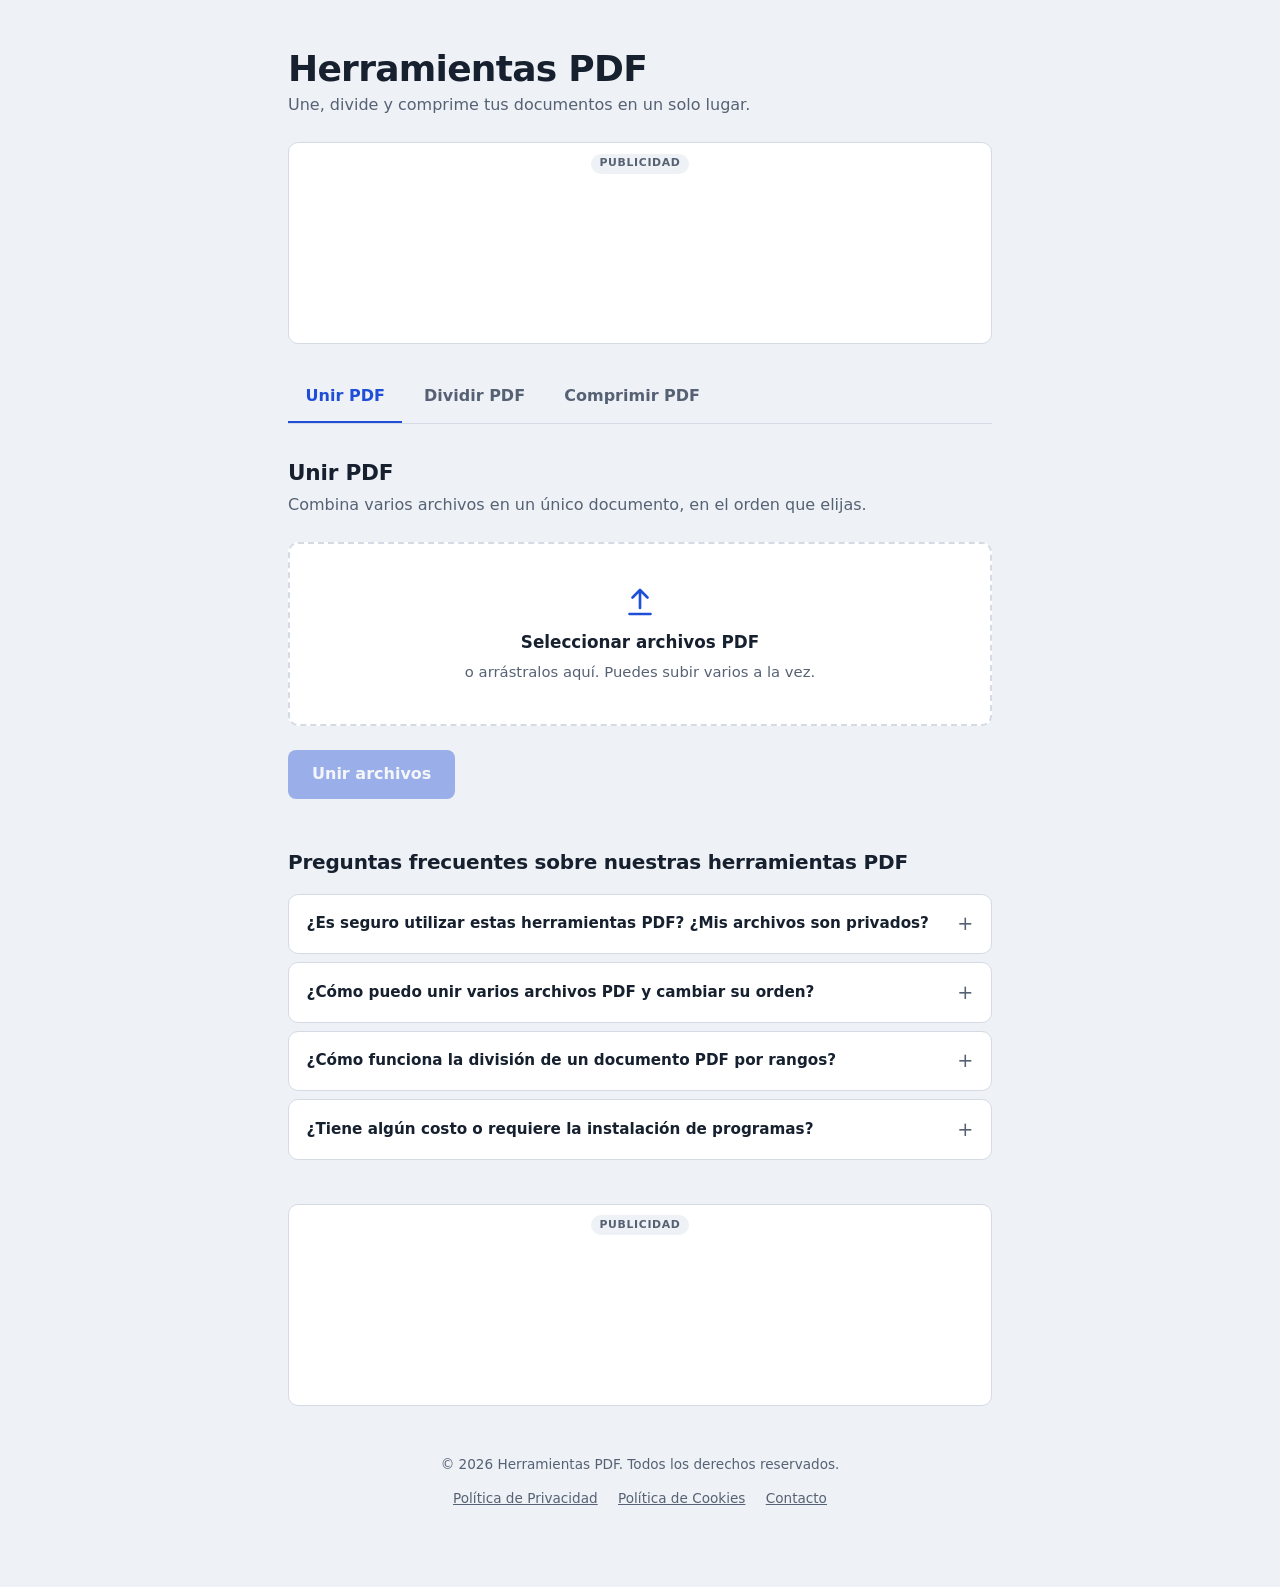
<file: index.html>
<!DOCTYPE html>
<html lang="es">
<head>
  <meta charset="UTF-8">
  <meta name="viewport" content="width=device-width, initial-scale=1">
  <meta name="color-scheme" content="light dark">

  <!-- SEO Básico -->
  <title>Herramientas PDF Gratis — Unir, Dividir y Comprimir PDF Online</title>
  <meta name="description" content="Une, divide y comprime PDF gratis. Tus archivos se procesan en tu navegador y no se suben a ningún servidor.">
  <meta name="robots" content="index, follow">
  <meta name="theme-color" content="#1f4fd8">
  <link rel="canonical" href="https://utilidades-pdf.dario5045a.workers.dev/">
  <link rel="icon" href="data:image/svg+xml,%3Csvg xmlns='http://www.w3.org/2000/svg' viewBox='0 0 100 100'%3E%3Ctext y='.9em' font-size='90'%3E%F0%9F%93%84%3C/text%3E%3C/svg%3E">

  <!-- Open Graph -->
  <meta property="og:type" content="website">
  <meta property="og:locale" content="es_ES">
  <meta property="og:site_name" content="Herramientas PDF">
  <meta property="og:url" content="https://utilidades-pdf.dario5045a.workers.dev/">
  <meta property="og:title" content="Herramientas PDF Gratis — Une, Divide y Comprime tus Documentos">
  <meta property="og:description" content="Une varios PDF, extrae páginas o reduce el peso de tus archivos. Todo se procesa en tu navegador.">
  <meta property="og:image" content="https://utilidades-pdf.dario5045a.workers.dev/preview-pdf.png">
  <meta property="og:image:width" content="1200">
  <meta property="og:image:height" content="630">
  <meta property="og:image:alt" content="Herramientas PDF: unir, dividir y comprimir">

  <!-- Twitter / X Cards -->
  <meta name="twitter:card" content="summary_large_image">
  <meta name="twitter:title" content="Herramientas PDF Gratis — Une, Divide y Comprime tus Documentos">
  <meta name="twitter:image" content="https://utilidades-pdf.dario5045a.workers.dev/preview-pdf.png">
  <meta name="twitter:description" content="Une varios PDF, extrae páginas o reduce el peso de tus archivos. Todo se procesa en tu navegador.">

  <!-- Estilos (Autohospedados / Locales para máxima privacidad en la UE) -->
  <link rel="stylesheet" href="style.css">

  <!-- Librerías autohospedadas (sin CDN: más privacidad, sin hashes SRI que mantener) -->
  <script src="/vendor/pdf-lib.min.js" defer></script>
  <script src="/vendor/pdf.min.js" defer></script>
  <script src="/vendor/jszip.min.js" defer></script>
  <script src="app.js" defer></script>

  <!-- JSON-LD Estructurado (WebApplication) -->
  <script type="application/ld+json">
  {
    "@context": "https://schema.org",
    "@type": "WebApplication",
    "name": "Herramientas PDF",
    "url": "https://utilidades-pdf.dario5045a.workers.dev/",
    "applicationCategory": "OfficeApplication",
    "operatingSystem": "All",
    "browserRequirements": "Requires JavaScript. Requires HTML5.",
    "offers": {
      "@type": "Offer",
      "price": "0",
      "priceCurrency": "USD"
    },
    "description": "Une, divide y comprime archivos PDF de forma gratuita y directamente en tu navegador web."
  }
  </script>
</head>
<body>

  <header class="site-header">
    <h1>Herramientas PDF</h1>
    <p>Une, divide y comprime tus documentos en un solo lugar.</p>
  </header>

  <!-- ========== ESPACIO PUBLICITARIO SUPERIOR (Solo iframes seguros tipo A-ADS) ========== -->
  <aside class="ad-wrapper ad-wrapper--top" aria-label="Espacio publicitario superior">
    <div class="ad-container ad-container--leaderboard" id="ad-slot-top">
      <span class="ad-badge">Publicidad</span>
      <div class="ad-slot-content">
        <!-- BEGIN AADS AD UNIT 2462574 -->

<div class="frame" style="width: 100%;margin: auto;position: relative; z-index: 99998;">
          <iframe data-aa='2462574' src='https://acceptable.a-ads.com/2462574/?size=Adaptive' title='Publicidad'
                            style='border:0; padding:0; width:70%; height:auto; overflow:hidden;display: block;margin: auto'></iframe>
        </div>

<!-- END AADS AD UNIT 2462574 -->
      </div>
    </div>
  </aside>

  <main class="tools">

    <input type="radio" name="tool" id="tab-unir" class="tab-input" checked>
    <input type="radio" name="tool" id="tab-dividir" class="tab-input">
    <input type="radio" name="tool" id="tab-comprimir" class="tab-input">

    <nav class="tab-list" aria-label="Herramientas">
      <label for="tab-unir" class="tab">Unir PDF</label>
      <label for="tab-dividir" class="tab">Dividir PDF</label>
      <label for="tab-comprimir" class="tab">Comprimir PDF</label>
    </nav>

    <div class="panels">

      <!-- ========== UNIR ========== -->
      <section class="panel" id="panel-unir" aria-labelledby="titulo-unir">
        <h2 id="titulo-unir">Unir PDF</h2>
        <p class="panel-desc">Combina varios archivos en un único documento, en el orden que elijas.</p>

        <label class="dropzone" for="file-unir">
          <svg class="dropzone-icon" viewBox="0 0 24 24" aria-hidden="true">
            <path d="M12 16V4m0 0L7 9m5-5 5 5M5 20h14" />
          </svg>
          <span class="dropzone-title">Seleccionar archivos PDF</span>
          <span class="dropzone-hint">o arrástralos aquí. Puedes subir varios a la vez.</span>
          <input type="file" id="file-unir" accept="application/pdf,.pdf" multiple>
        </label>

        <ul class="file-list" id="list-unir" aria-label="Archivos seleccionados"></ul>

        <p class="status-msg" id="status-unir" role="status" aria-live="polite"></p>

        <div class="actions">
          <button type="button" class="btn" id="btn-unir" disabled>
            <span class="spinner" aria-hidden="true"></span>
            <span class="btn-label">Unir archivos</span>
          </button>
        </div>
      </section>

      <!-- ========== DIVIDIR ========== -->
      <section class="panel" id="panel-dividir" aria-labelledby="titulo-dividir">
        <h2 id="titulo-dividir">Dividir PDF</h2>
        <p class="panel-desc">Separa un documento en varios archivos o extrae solo las páginas que necesitas.</p>

        <label class="dropzone" for="file-dividir">
          <svg class="dropzone-icon" viewBox="0 0 24 24" aria-hidden="true">
            <path d="M12 16V4m0 0L7 9m5-5 5 5M5 20h14" />
          </svg>
          <span class="dropzone-title">Seleccionar un archivo PDF</span>
          <span class="dropzone-hint">o arrástralo aquí.</span>
          <input type="file" id="file-dividir" accept="application/pdf,.pdf">
        </label>

        <ul class="file-list" id="list-dividir" aria-label="Archivo seleccionado"></ul>

        <fieldset class="options">
          <legend>Cómo quieres dividirlo</legend>

          <label class="option">
            <input type="radio" name="modo-dividir" value="rango" checked>
            <span>Extraer un rango de páginas</span>
          </label>
          <div class="field" id="campo-rango">
            <label for="rango">Páginas</label>
            <input type="text" id="rango" placeholder="Ejemplo: 1-3, 5, 8-10" autocomplete="off" inputmode="text">
          </div>

          <label class="option">
            <input type="radio" name="modo-dividir" value="todas">
            <span>Guardar cada página como un archivo</span>
          </label>
        </fieldset>

        <p class="status-msg" id="status-dividir" role="status" aria-live="polite"></p>

        <div class="actions">
          <button type="button" class="btn" id="btn-dividir" disabled>
            <span class="spinner" aria-hidden="true"></span>
            <span class="btn-label">Dividir archivo</span>
          </button>
        </div>
      </section>

      <!-- ========== COMPRIMIR ========== -->
      <section class="panel" id="panel-comprimir" aria-labelledby="titulo-comprimir">
        <h2 id="titulo-comprimir">Comprimir PDF</h2>
        <p class="panel-desc">Reduce el tamaño del archivo para enviarlo o guardarlo más fácilmente. Las páginas se convierten en imágenes, por lo que el texto dejará de poder seleccionarse.</p>

        <label class="dropzone" for="file-comprimir">
          <svg class="dropzone-icon" viewBox="0 0 24 24" aria-hidden="true">
            <path d="M12 16V4m0 0L7 9m5-5 5 5M5 20h14" />
          </svg>
          <span class="dropzone-title">Seleccionar un archivo PDF</span>
          <span class="dropzone-hint">o arrástralo aquí.</span>
          <input type="file" id="file-comprimir" accept="application/pdf,.pdf">
        </label>

        <ul class="file-list" id="list-comprimir" aria-label="Archivo seleccionado"></ul>

        <fieldset class="options">
          <legend>Nivel de compresión</legend>
          <label class="option">
            <input type="radio" name="nivel" value="baja">
            <span><strong>Baja</strong><small>Mejor calidad, menor reducción.</small></span>
          </label>
          <label class="option">
            <input type="radio" name="nivel" value="media" checked>
            <span><strong>Recomendada</strong><small>Equilibrio entre calidad y tamaño.</small></span>
          </label>
          <label class="option">
            <input type="radio" name="nivel" value="alta">
            <span><strong>Alta</strong><small>Archivo más pequeño, calidad reducida.</small></span>
          </label>
        </fieldset>

        <p class="status-msg" id="status-comprimir" role="status" aria-live="polite"></p>

        <div class="actions">
          <button type="button" class="btn" id="btn-comprimir" disabled>
            <span class="spinner" aria-hidden="true"></span>
            <span class="btn-label">Comprimir archivo</span>
          </button>
        </div>
      </section>

    </div>
  </main>

  <!-- ========== SECCIÓN DE PREGUNTAS FRECUENTES (FAQ) ========== -->
  <section class="faq-section" aria-labelledby="titulo-faq">
    <h2 id="titulo-faq">Preguntas frecuentes sobre nuestras herramientas PDF</h2>
    <div class="faq-list">

      <details class="faq-item">
        <summary class="faq-summary">¿Es seguro utilizar estas herramientas PDF? ¿Mis archivos son privados?</summary>
        <div class="faq-answer">
          <p>Sí. Todo el procesamiento de los documentos se realiza de forma local directamente en tu navegador; tus archivos se procesan en tu dispositivo y no los subimos a nuestros servidores.</p>
        </div>
      </details>

      <details class="faq-item">
        <summary class="faq-summary">¿Cómo puedo unir varios archivos PDF y cambiar su orden?</summary>
        <div class="faq-answer">
          <p>Selecciona la pestaña «Unir PDF» y carga tus documentos. Una vez listados, puedes utilizar los botones de flecha hacia arriba (↑) y hacia abajo (↓) en cada archivo para colocarlos exactamente en el orden que prefieras antes de unirlos.</p>
        </div>
      </details>

      <details class="faq-item">
        <summary class="faq-summary">¿Cómo funciona la división de un documento PDF por rangos?</summary>
        <div class="faq-answer">
          <p>En la sección «Dividir PDF», carga tu archivo y escribe las páginas o rangos que deseas extraer separados por comas (por ejemplo: <code>1-3, 5, 8-10</code>). El sistema generará un nuevo archivo independiente únicamente con las páginas seleccionadas.</p>
        </div>
      </details>

      <details class="faq-item">
        <summary class="faq-summary">¿Tiene algún costo o requiere la instalación de programas?</summary>
        <div class="faq-answer">
          <p>No tiene ningún costo; es totalmente gratuito y no necesitas instalar aplicaciones, extensiones ni plugins. Funciona al instante en cualquier ordenador, tablet o dispositivo móvil con un navegador moderno.</p>
        </div>
      </details>

    </div>
  </section>

  <!-- ========== ESPACIO PUBLICITARIO INFERIOR ========== -->
  <aside class="ad-wrapper ad-wrapper--bottom" aria-label="Espacio publicitario inferior">
    <div class="ad-container ad-container--bottom" id="ad-slot-bottom">
      <span class="ad-badge">Publicidad</span>
      <div class="ad-slot-content">
        <!-- BEGIN AADS AD UNIT 2462575 -->

<div class="frame" style="width: 100%;margin: auto;position: relative; z-index: 99998;">
          <iframe data-aa='2462575' src='https://acceptable.a-ads.com/2462575/?size=Adaptive' title='Publicidad' loading='lazy'
                            style='border:0; padding:0; width:70%; height:auto; overflow:hidden;display: block;margin: auto'></iframe>
        </div>

<!-- END AADS AD UNIT 2462575 -->
      </div>
    </div>
  </aside>

  <!-- Footer con enlaces legales obligatorios para monetización -->
  <footer style="max-width: 44rem; margin: 3rem auto 0; text-align: center; color: var(--ink-soft); font-size: 0.85rem;">
    <p>© 2026 Herramientas PDF. Todos los derechos reservados.</p>
    <p style="margin-top: 0.5rem;">
      <a href="/privacidad.html" style="color: inherit; text-decoration: underline; margin-right: 1rem;">Política de Privacidad</a>
      <a href="/cookies.html" style="color: inherit; text-decoration: underline; margin-right: 1rem;">Política de Cookies</a>
      <a href="/contacto.html" style="color: inherit; text-decoration: underline;">Contacto</a>
    </p>
  </footer>

</body>
</html>
</file>
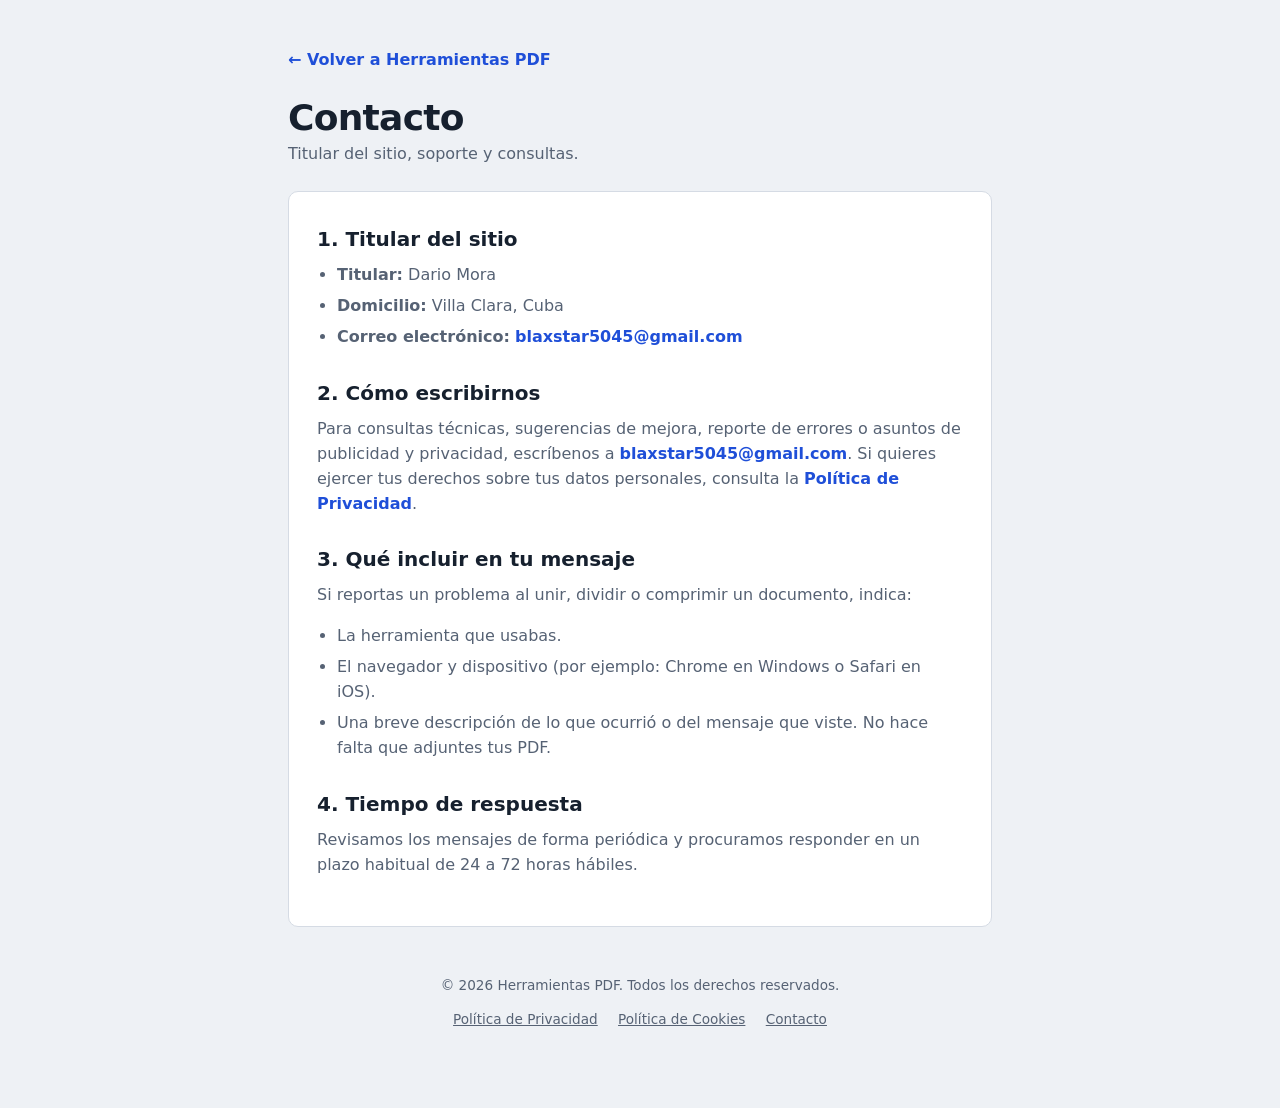
<file: contacto.html>
<!DOCTYPE html>
<html lang="es">
<head>
  <meta charset="UTF-8">
  <meta name="viewport" content="width=device-width, initial-scale=1">
  <meta name="color-scheme" content="light dark">
  <title>Contacto — Herramientas PDF</title>
  <meta name="description" content="Contacto de Herramientas PDF: titular del sitio, soporte, sugerencias y reporte de errores.">
  <meta name="robots" content="index, follow">
  <link rel="stylesheet" href="style.css">
  <script src="email.js" defer></script>
  <style>
    .legal-content { max-width: 44rem; margin: 0 auto; background: var(--surface); border: 1px solid var(--line); border-radius: var(--radius); padding: 2rem 1.75rem; }
    .legal-content h2 { font-size: 1.25rem; margin: 1.75rem 0 0.5rem; color: var(--ink); }
    .legal-content h2:first-of-type { margin-top: 0; }
    .legal-content h3 { font-size: 1.05rem; margin: 1.25rem 0 0.4rem; color: var(--ink); }
    .legal-content p, .legal-content ul { color: var(--ink-soft); margin: 0 0 1rem; }
    .legal-content ul { padding-left: 1.25rem; }
    .legal-content li { margin-bottom: 0.4rem; }
    .legal-content a { color: var(--accent); font-weight: 600; text-decoration: none; }
    .legal-content a:hover { text-decoration: underline; }
    .completar { background: #fff3bf; color: #5c4400; padding: 0 .3rem; border-radius: 3px; font-weight: 600; }
    .back-link { display: inline-flex; align-items: center; gap: 0.4rem; color: var(--accent); text-decoration: none; font-weight: 600; margin-bottom: 1.5rem; }
    .back-link:hover { text-decoration: underline; }
  </style>
</head>
<body>

  <header class="site-header">
    <a href="/" class="back-link">← Volver a Herramientas PDF</a>
    <h1>Contacto</h1>
    <p>Titular del sitio, soporte y consultas.</p>
  </header>

  <main class="legal-content">
    <h2>1. Titular del sitio</h2>
    <ul>
      <li><strong>Titular:</strong> Dario Mora</li>
      <li><strong>Domicilio:</strong> Villa Clara, Cuba</li>
      <li><strong>Correo electrónico:</strong> <span data-email-user="blaxstar5045" data-email-domain="gmail.com">blaxstar5045@gmail.com</span></li>
    </ul>

    <h2>2. Cómo escribirnos</h2>
    <p>Para consultas técnicas, sugerencias de mejora, reporte de errores o asuntos de publicidad y privacidad, escríbenos a <span data-email-user="blaxstar5045" data-email-domain="gmail.com">blaxstar5045@gmail.com</span>. Si quieres ejercer tus derechos sobre tus datos personales, consulta la <a href="/privacidad.html">Política de Privacidad</a>.</p>

    <h2>3. Qué incluir en tu mensaje</h2>
    <p>Si reportas un problema al unir, dividir o comprimir un documento, indica:</p>
    <ul>
      <li>La herramienta que usabas.</li>
      <li>El navegador y dispositivo (por ejemplo: Chrome en Windows o Safari en iOS).</li>
      <li>Una breve descripción de lo que ocurrió o del mensaje que viste. No hace falta que adjuntes tus PDF.</li>
    </ul>

    <h2>4. Tiempo de respuesta</h2>
    <p>Revisamos los mensajes de forma periódica y procuramos responder en un plazo habitual de 24 a 72 horas hábiles.</p>
  </main>

  <footer style="max-width: 44rem; margin: 3rem auto 0; text-align: center; color: var(--ink-soft); font-size: 0.85rem;">
    <p>© 2026 Herramientas PDF. Todos los derechos reservados.</p>
    <p style="margin-top: 0.5rem;">
      <a href="/privacidad.html" style="color: inherit; text-decoration: underline; margin-right: 1rem;">Política de Privacidad</a>
      <a href="/cookies.html" style="color: inherit; text-decoration: underline; margin-right: 1rem;">Política de Cookies</a>
      <a href="/contacto.html" style="color: inherit; text-decoration: underline;">Contacto</a>
    </p>
  </footer>

</body>
</html>
</file>
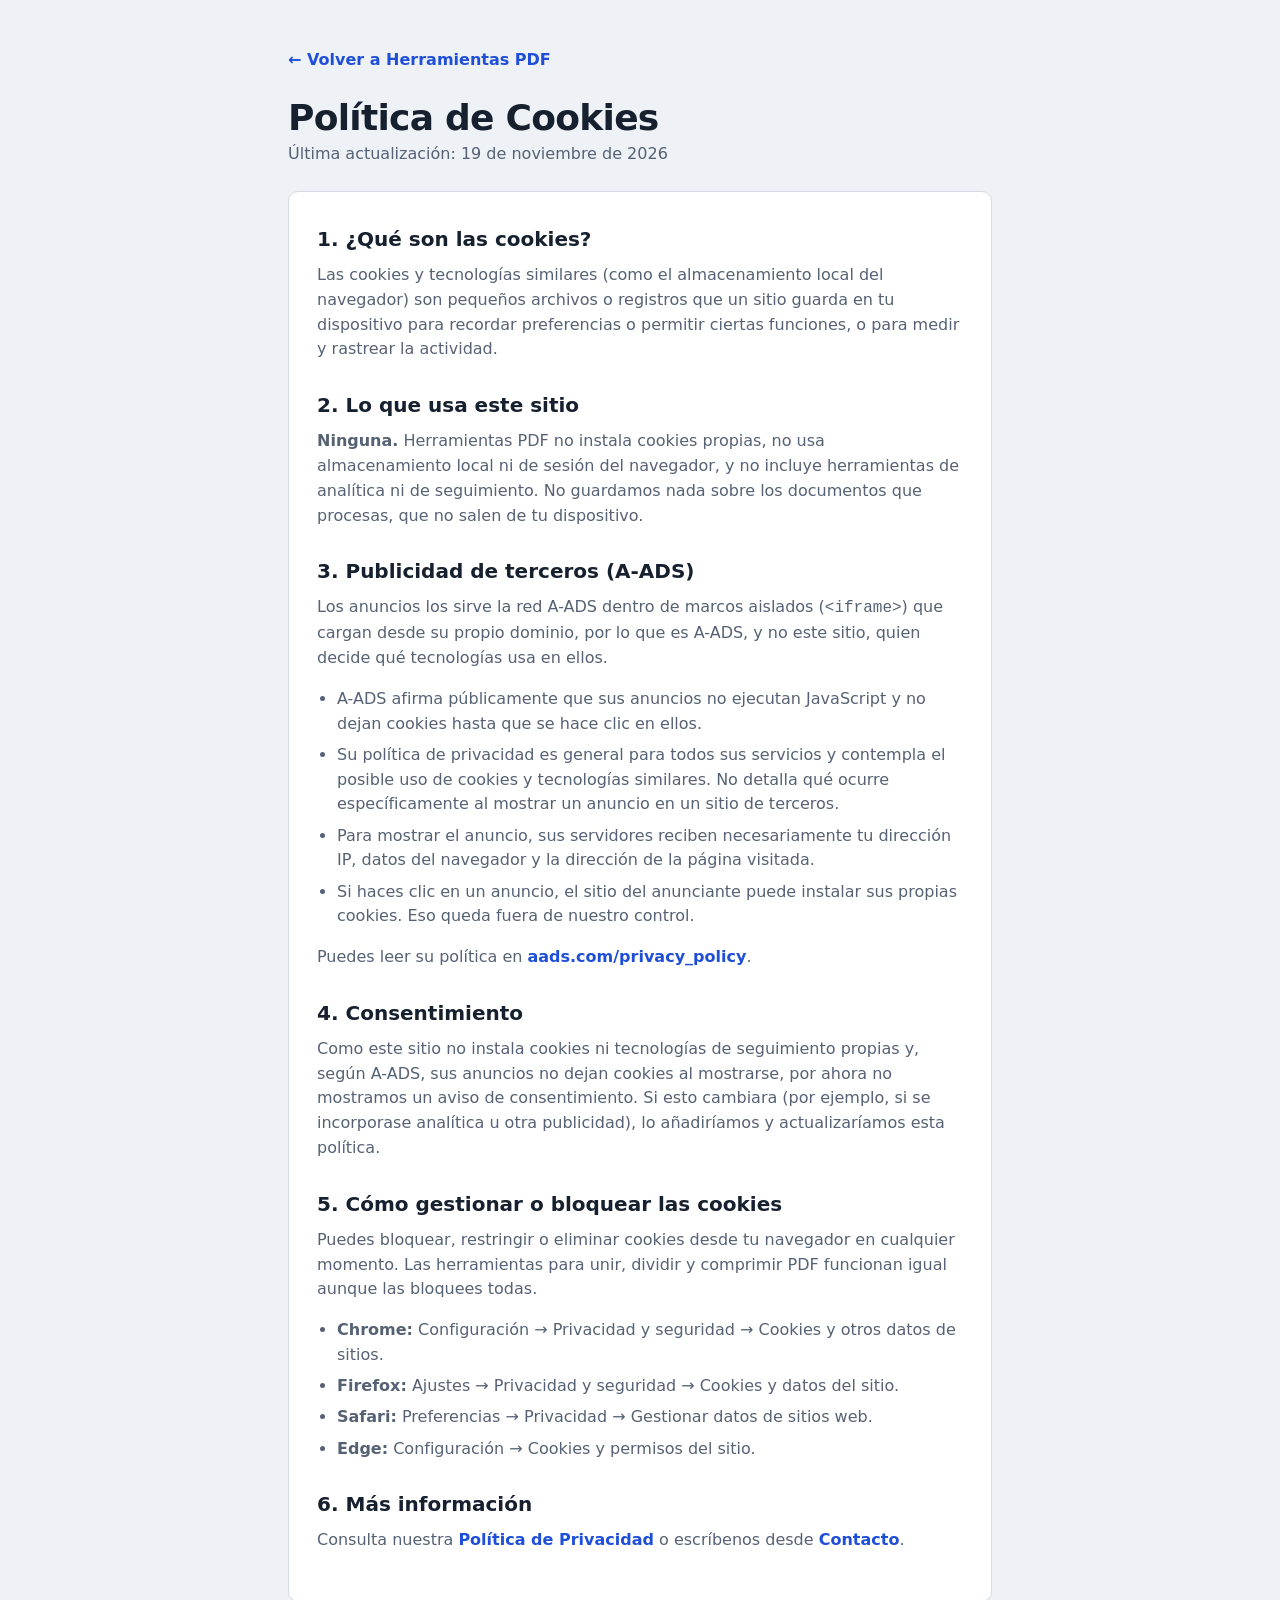
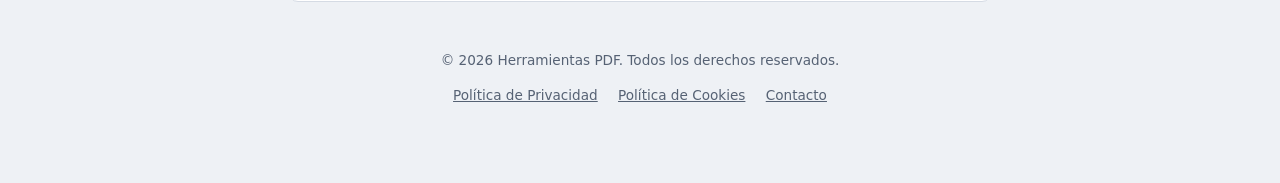
<file: cookies.html>
<!DOCTYPE html>
<html lang="es">
<head>
  <meta charset="UTF-8">
  <meta name="viewport" content="width=device-width, initial-scale=1">
  <meta name="color-scheme" content="light dark">
  <title>Política de Cookies — Herramientas PDF</title>
  <meta name="description" content="Política de cookies de Herramientas PDF y de la red publicitaria que muestra anuncios en el sitio.">
  <meta name="robots" content="index, follow">
  <link rel="stylesheet" href="style.css">
  <script src="email.js" defer></script>
  <style>
    .legal-content { max-width: 44rem; margin: 0 auto; background: var(--surface); border: 1px solid var(--line); border-radius: var(--radius); padding: 2rem 1.75rem; }
    .legal-content h2 { font-size: 1.25rem; margin: 1.75rem 0 0.5rem; color: var(--ink); }
    .legal-content h2:first-of-type { margin-top: 0; }
    .legal-content h3 { font-size: 1.05rem; margin: 1.25rem 0 0.4rem; color: var(--ink); }
    .legal-content p, .legal-content ul { color: var(--ink-soft); margin: 0 0 1rem; }
    .legal-content ul { padding-left: 1.25rem; }
    .legal-content li { margin-bottom: 0.4rem; }
    .legal-content a { color: var(--accent); font-weight: 600; text-decoration: none; }
    .legal-content a:hover { text-decoration: underline; }
    .completar { background: #fff3bf; color: #5c4400; padding: 0 .3rem; border-radius: 3px; font-weight: 600; }
    .back-link { display: inline-flex; align-items: center; gap: 0.4rem; color: var(--accent); text-decoration: none; font-weight: 600; margin-bottom: 1.5rem; }
    .back-link:hover { text-decoration: underline; }
  </style>
</head>
<body>

  <header class="site-header">
    <a href="/" class="back-link">← Volver a Herramientas PDF</a>
    <h1>Política de Cookies</h1>
    <p>Última actualización: 19 de noviembre de 2026</p>
  </header>

  <main class="legal-content">
    <h2>1. ¿Qué son las cookies?</h2>
    <p>Las cookies y tecnologías similares (como el almacenamiento local del navegador) son pequeños archivos o registros que un sitio guarda en tu dispositivo para recordar preferencias o permitir ciertas funciones, o para medir y rastrear la actividad.</p>

    <h2>2. Lo que usa este sitio</h2>
    <p><strong>Ninguna.</strong> Herramientas PDF no instala cookies propias, no usa almacenamiento local ni de sesión del navegador, y no incluye herramientas de analítica ni de seguimiento. No guardamos nada sobre los documentos que procesas, que no salen de tu dispositivo.</p>

    <h2>3. Publicidad de terceros (A-ADS)</h2>
    <p>Los anuncios los sirve la red A-ADS dentro de marcos aislados (<code>&lt;iframe&gt;</code>) que cargan desde su propio dominio, por lo que es A-ADS, y no este sitio, quien decide qué tecnologías usa en ellos.</p>
    <ul>
      <li>A-ADS afirma públicamente que sus anuncios no ejecutan JavaScript y no dejan cookies hasta que se hace clic en ellos.</li>
      <li>Su política de privacidad es general para todos sus servicios y contempla el posible uso de cookies y tecnologías similares. No detalla qué ocurre específicamente al mostrar un anuncio en un sitio de terceros.</li>
      <li>Para mostrar el anuncio, sus servidores reciben necesariamente tu dirección IP, datos del navegador y la dirección de la página visitada.</li>
      <li>Si haces clic en un anuncio, el sitio del anunciante puede instalar sus propias cookies. Eso queda fuera de nuestro control.</li>
    </ul>
    <p>Puedes leer su política en <a href="https://aads.com/privacy_policy/" rel="noopener noreferrer" target="_blank">aads.com/privacy_policy</a>.</p>

    <h2>4. Consentimiento</h2>
    <p>Como este sitio no instala cookies ni tecnologías de seguimiento propias y, según A-ADS, sus anuncios no dejan cookies al mostrarse, por ahora no mostramos un aviso de consentimiento. Si esto cambiara (por ejemplo, si se incorporase analítica u otra publicidad), lo añadiríamos y actualizaríamos esta política.</p>

    <h2>5. Cómo gestionar o bloquear las cookies</h2>
    <p>Puedes bloquear, restringir o eliminar cookies desde tu navegador en cualquier momento. Las herramientas para unir, dividir y comprimir PDF funcionan igual aunque las bloquees todas.</p>
    <ul>
      <li><strong>Chrome:</strong> Configuración → Privacidad y seguridad → Cookies y otros datos de sitios.</li>
      <li><strong>Firefox:</strong> Ajustes → Privacidad y seguridad → Cookies y datos del sitio.</li>
      <li><strong>Safari:</strong> Preferencias → Privacidad → Gestionar datos de sitios web.</li>
      <li><strong>Edge:</strong> Configuración → Cookies y permisos del sitio.</li>
    </ul>

    <h2>6. Más información</h2>
    <p>Consulta nuestra <a href="/privacidad.html">Política de Privacidad</a> o escríbenos desde <a href="/contacto.html">Contacto</a>.</p>
  </main>

  <footer style="max-width: 44rem; margin: 3rem auto 0; text-align: center; color: var(--ink-soft); font-size: 0.85rem;">
    <p>© 2026 Herramientas PDF. Todos los derechos reservados.</p>
    <p style="margin-top: 0.5rem;">
      <a href="/privacidad.html" style="color: inherit; text-decoration: underline; margin-right: 1rem;">Política de Privacidad</a>
      <a href="/cookies.html" style="color: inherit; text-decoration: underline; margin-right: 1rem;">Política de Cookies</a>
      <a href="/contacto.html" style="color: inherit; text-decoration: underline;">Contacto</a>
    </p>
  </footer>

</body>
</html>
</file>
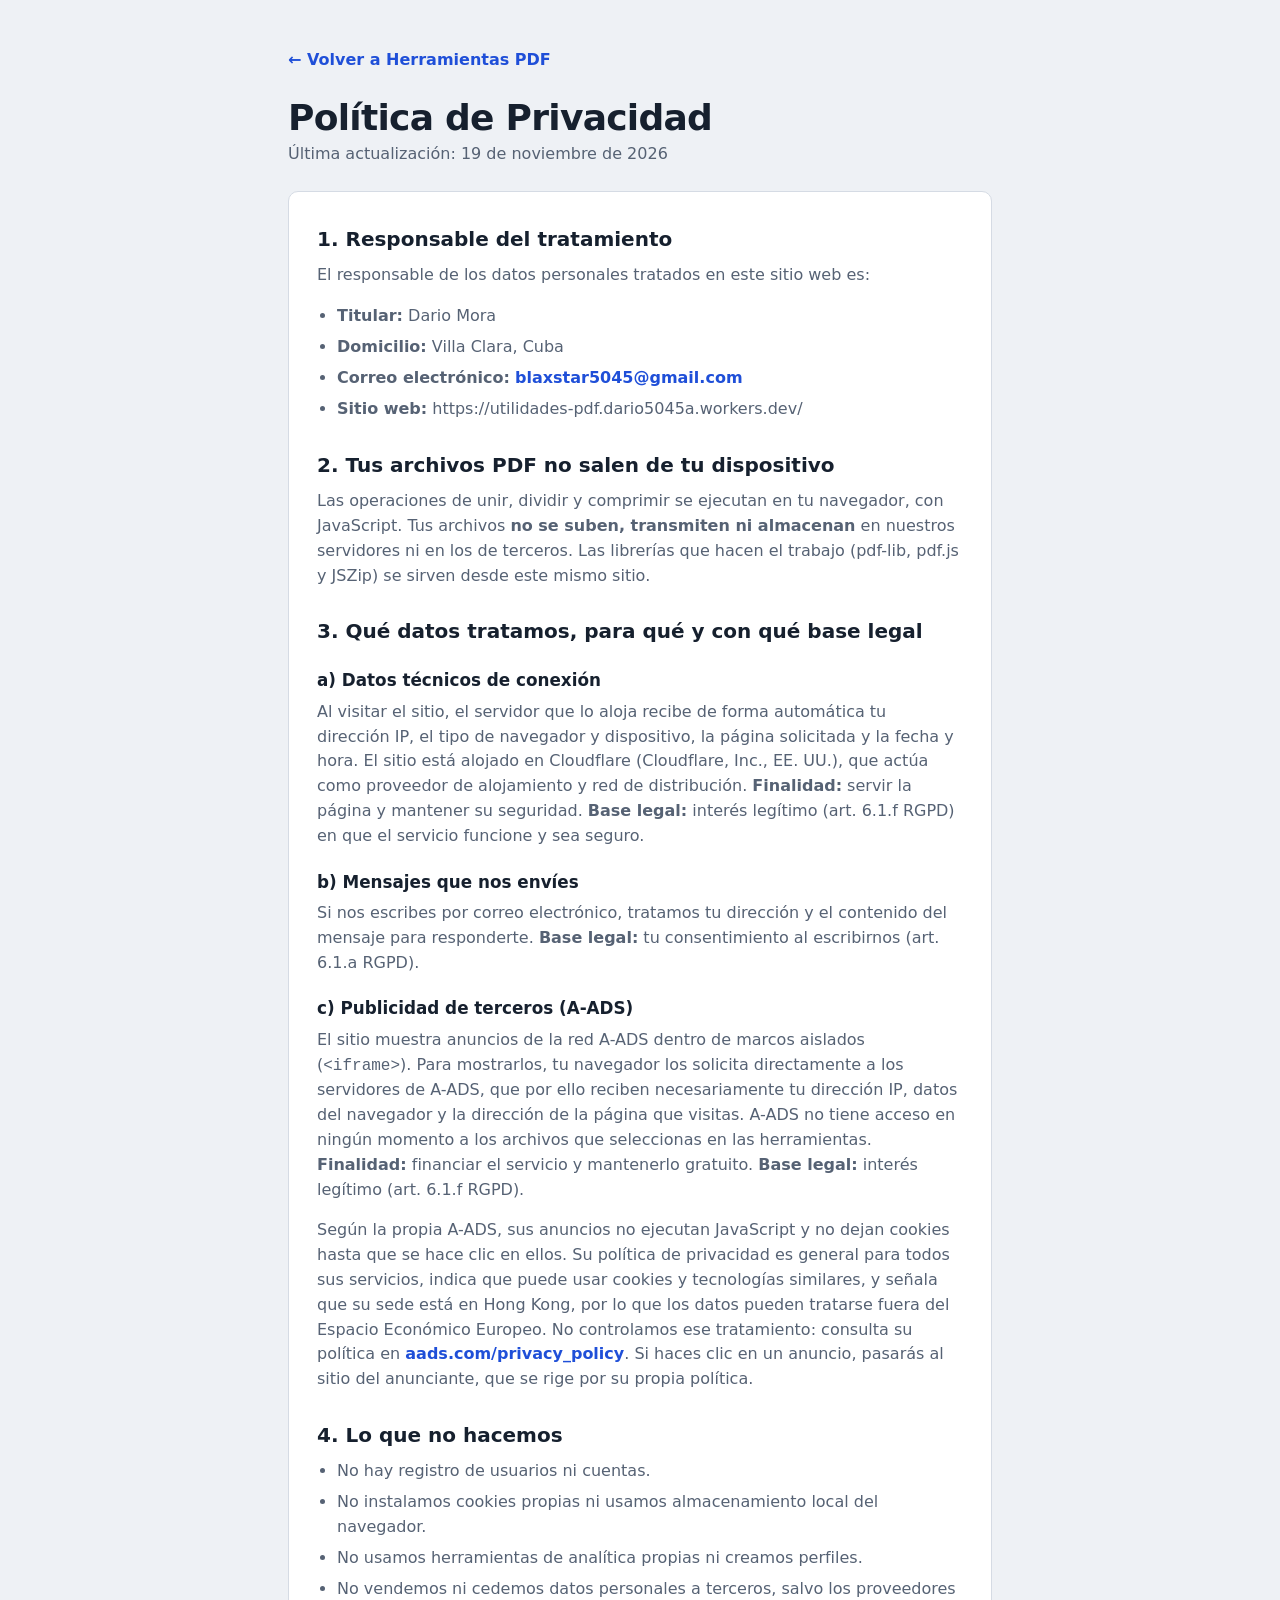
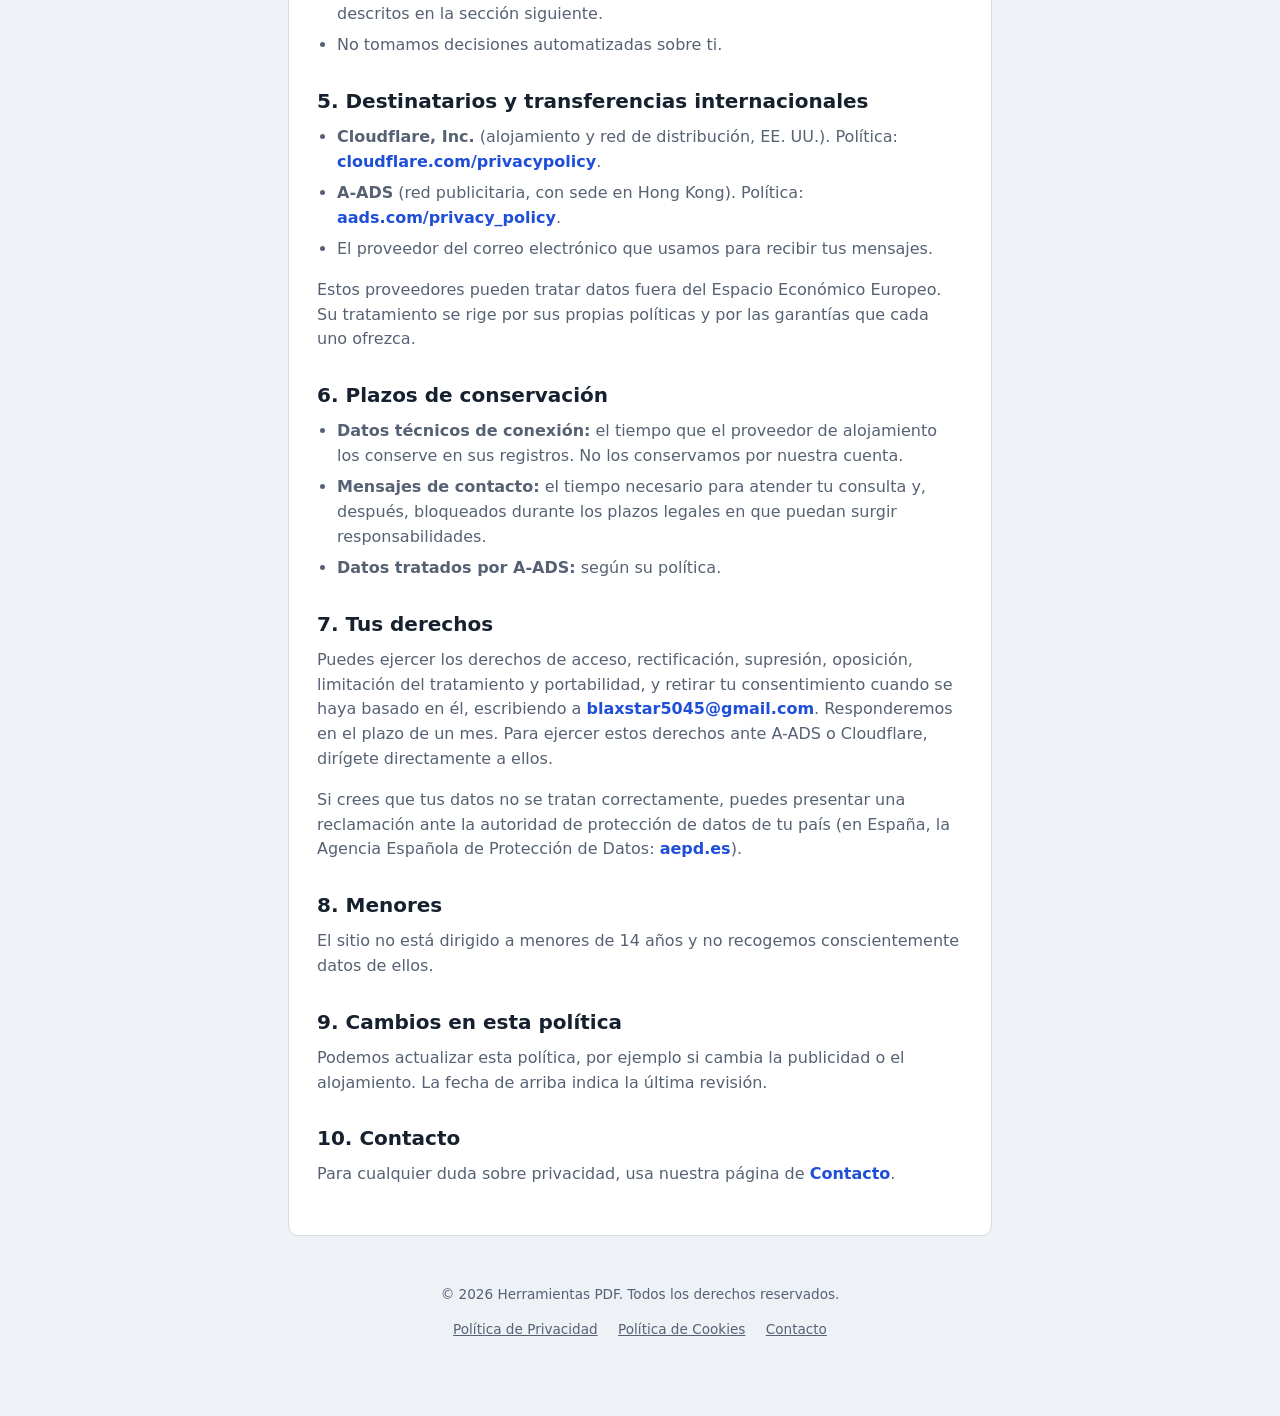
<file: privacidad.html>
<!DOCTYPE html>
<html lang="es">
<head>
  <meta charset="UTF-8">
  <meta name="viewport" content="width=device-width, initial-scale=1">
  <meta name="color-scheme" content="light dark">
  <title>Política de Privacidad — Herramientas PDF</title>
  <meta name="description" content="Política de privacidad de Herramientas PDF: tus archivos se procesan en tu navegador y no se suben a ningún servidor.">
  <meta name="robots" content="index, follow">
  <link rel="stylesheet" href="style.css">
  <script src="email.js" defer></script>
  <style>
    .legal-content { max-width: 44rem; margin: 0 auto; background: var(--surface); border: 1px solid var(--line); border-radius: var(--radius); padding: 2rem 1.75rem; }
    .legal-content h2 { font-size: 1.25rem; margin: 1.75rem 0 0.5rem; color: var(--ink); }
    .legal-content h2:first-of-type { margin-top: 0; }
    .legal-content h3 { font-size: 1.05rem; margin: 1.25rem 0 0.4rem; color: var(--ink); }
    .legal-content p, .legal-content ul { color: var(--ink-soft); margin: 0 0 1rem; }
    .legal-content ul { padding-left: 1.25rem; }
    .legal-content li { margin-bottom: 0.4rem; }
    .legal-content a { color: var(--accent); font-weight: 600; text-decoration: none; }
    .legal-content a:hover { text-decoration: underline; }
    .completar { background: #fff3bf; color: #5c4400; padding: 0 .3rem; border-radius: 3px; font-weight: 600; }
    .back-link { display: inline-flex; align-items: center; gap: 0.4rem; color: var(--accent); text-decoration: none; font-weight: 600; margin-bottom: 1.5rem; }
    .back-link:hover { text-decoration: underline; }
  </style>
</head>
<body>

  <header class="site-header">
    <a href="/" class="back-link">← Volver a Herramientas PDF</a>
    <h1>Política de Privacidad</h1>
    <p>Última actualización: 19 de noviembre de 2026</p>
  </header>

  <main class="legal-content">
    <h2>1. Responsable del tratamiento</h2>
    <p>El responsable de los datos personales tratados en este sitio web es:</p>
    <ul>
      <li><strong>Titular:</strong> Dario Mora</li>
      <li><strong>Domicilio:</strong> Villa Clara, Cuba</li>
      <li><strong>Correo electrónico:</strong> <span data-email-user="blaxstar5045" data-email-domain="gmail.com">blaxstar5045@gmail.com</span></li>
      <li><strong>Sitio web:</strong> https://utilidades-pdf.dario5045a.workers.dev/</li>
    </ul>

    <h2>2. Tus archivos PDF no salen de tu dispositivo</h2>
    <p>Las operaciones de unir, dividir y comprimir se ejecutan en tu navegador, con JavaScript. Tus archivos <strong>no se suben, transmiten ni almacenan</strong> en nuestros servidores ni en los de terceros. Las librerías que hacen el trabajo (pdf-lib, pdf.js y JSZip) se sirven desde este mismo sitio.</p>

    <h2>3. Qué datos tratamos, para qué y con qué base legal</h2>

    <h3>a) Datos técnicos de conexión</h3>
    <p>Al visitar el sitio, el servidor que lo aloja recibe de forma automática tu dirección IP, el tipo de navegador y dispositivo, la página solicitada y la fecha y hora. El sitio está alojado en Cloudflare (Cloudflare, Inc., EE. UU.), que actúa como proveedor de alojamiento y red de distribución. <strong>Finalidad:</strong> servir la página y mantener su seguridad. <strong>Base legal:</strong> interés legítimo (art. 6.1.f RGPD) en que el servicio funcione y sea seguro.</p>

    <h3>b) Mensajes que nos envíes</h3>
    <p>Si nos escribes por correo electrónico, tratamos tu dirección y el contenido del mensaje para responderte. <strong>Base legal:</strong> tu consentimiento al escribirnos (art. 6.1.a RGPD).</p>

    <h3>c) Publicidad de terceros (A-ADS)</h3>
    <p>El sitio muestra anuncios de la red A-ADS dentro de marcos aislados (<code>&lt;iframe&gt;</code>). Para mostrarlos, tu navegador los solicita directamente a los servidores de A-ADS, que por ello reciben necesariamente tu dirección IP, datos del navegador y la dirección de la página que visitas. A-ADS no tiene acceso en ningún momento a los archivos que seleccionas en las herramientas. <strong>Finalidad:</strong> financiar el servicio y mantenerlo gratuito. <strong>Base legal:</strong> interés legítimo (art. 6.1.f RGPD).</p>
    <p>Según la propia A-ADS, sus anuncios no ejecutan JavaScript y no dejan cookies hasta que se hace clic en ellos. Su política de privacidad es general para todos sus servicios, indica que puede usar cookies y tecnologías similares, y señala que su sede está en Hong Kong, por lo que los datos pueden tratarse fuera del Espacio Económico Europeo. No controlamos ese tratamiento: consulta su política en <a href="https://aads.com/privacy_policy/" rel="noopener noreferrer" target="_blank">aads.com/privacy_policy</a>. Si haces clic en un anuncio, pasarás al sitio del anunciante, que se rige por su propia política.</p>

    <h2>4. Lo que no hacemos</h2>
    <ul>
      <li>No hay registro de usuarios ni cuentas.</li>
      <li>No instalamos cookies propias ni usamos almacenamiento local del navegador.</li>
      <li>No usamos herramientas de analítica propias ni creamos perfiles.</li>
      <li>No vendemos ni cedemos datos personales a terceros, salvo los proveedores descritos en la sección siguiente.</li>
      <li>No tomamos decisiones automatizadas sobre ti.</li>
    </ul>

    <h2>5. Destinatarios y transferencias internacionales</h2>
    <ul>
      <li><strong>Cloudflare, Inc.</strong> (alojamiento y red de distribución, EE. UU.). Política: <a href="https://www.cloudflare.com/privacypolicy/" rel="noopener noreferrer" target="_blank">cloudflare.com/privacypolicy</a>.</li>
      <li><strong>A-ADS</strong> (red publicitaria, con sede en Hong Kong). Política: <a href="https://aads.com/privacy_policy/" rel="noopener noreferrer" target="_blank">aads.com/privacy_policy</a>.</li>
      <li>El proveedor del correo electrónico que usamos para recibir tus mensajes.</li>
    </ul>
    <p>Estos proveedores pueden tratar datos fuera del Espacio Económico Europeo. Su tratamiento se rige por sus propias políticas y por las garantías que cada uno ofrezca.</p>

    <h2>6. Plazos de conservación</h2>
    <ul>
      <li><strong>Datos técnicos de conexión:</strong> el tiempo que el proveedor de alojamiento los conserve en sus registros. No los conservamos por nuestra cuenta.</li>
      <li><strong>Mensajes de contacto:</strong> el tiempo necesario para atender tu consulta y, después, bloqueados durante los plazos legales en que puedan surgir responsabilidades.</li>
      <li><strong>Datos tratados por A-ADS:</strong> según su política.</li>
    </ul>

    <h2>7. Tus derechos</h2>
    <p>Puedes ejercer los derechos de acceso, rectificación, supresión, oposición, limitación del tratamiento y portabilidad, y retirar tu consentimiento cuando se haya basado en él, escribiendo a <span data-email-user="blaxstar5045" data-email-domain="gmail.com">[Activa JavaScript para ver el correo de contacto]</span>. Responderemos en el plazo de un mes. Para ejercer estos derechos ante A-ADS o Cloudflare, dirígete directamente a ellos.</p>
    <p>Si crees que tus datos no se tratan correctamente, puedes presentar una reclamación ante la autoridad de protección de datos de tu país (en España, la Agencia Española de Protección de Datos: <a href="https://www.aepd.es" rel="noopener noreferrer" target="_blank">aepd.es</a>).</p>

    <h2>8. Menores</h2>
    <p>El sitio no está dirigido a menores de 14 años y no recogemos conscientemente datos de ellos.</p>

    <h2>9. Cambios en esta política</h2>
    <p>Podemos actualizar esta política, por ejemplo si cambia la publicidad o el alojamiento. La fecha de arriba indica la última revisión.</p>

    <h2>10. Contacto</h2>
    <p>Para cualquier duda sobre privacidad, usa nuestra página de <a href="/contacto.html">Contacto</a>.</p>
  </main>

  <footer style="max-width: 44rem; margin: 3rem auto 0; text-align: center; color: var(--ink-soft); font-size: 0.85rem;">
    <p>© 2026 Herramientas PDF. Todos los derechos reservados.</p>
    <p style="margin-top: 0.5rem;">
      <a href="/privacidad.html" style="color: inherit; text-decoration: underline; margin-right: 1rem;">Política de Privacidad</a>
      <a href="/cookies.html" style="color: inherit; text-decoration: underline; margin-right: 1rem;">Política de Cookies</a>
      <a href="/contacto.html" style="color: inherit; text-decoration: underline;">Contacto</a>
    </p>
  </footer>

</body>
</html>
</file>
<file: style.css>
/* ==========================================================
   Herramientas PDF · style.css
   ========================================================== */

:root {
  color-scheme: light dark;
  --bg: #eef1f5;
  --surface: #ffffff;
  --ink: #16202e;
  --ink-soft: #566274;
  --line: #d5dbe4;
  --accent: #1f4fd8;
  --accent-ink: #ffffff;
  --accent-tint: #e8eefc;
  --error-color: #d93025;
  --radius: 10px;
  --font: system-ui, -apple-system, "Segoe UI", Roboto, sans-serif;
}

@media (prefers-color-scheme: dark) {
  :root {
    --bg: #11161f;
    --surface: #19202c;
    --ink: #eaeff7;
    --ink-soft: #9aa7ba;
    --line: #2d3748;
    --accent: #6c93ff;
    --accent-ink: #0c1220;
    --accent-tint: #1d2a4a;
    --error-color: #ff8a80; /* Mayor contraste para modo oscuro (supera 4.5:1) */
  }
}

*,
*::before,
*::after { box-sizing: border-box; }

body {
  margin: 0;
  padding: 3rem 1.25rem 4rem;
  background: var(--bg);
  color: var(--ink);
  font-family: var(--font);
  font-size: 1rem;
  line-height: 1.55;
}

/* ---------- Cabecera ---------- */
.site-header {
  max-width: 44rem;
  margin: 0 auto 1.5rem;
}

.site-header h1 {
  margin: 0 0 .25rem;
  font-size: clamp(1.75rem, 4vw, 2.25rem);
  font-weight: 700;
  letter-spacing: -.02em;
  line-height: 1.15;
}

.site-header p {
  margin: 0;
  color: var(--ink-soft);
}

/* ---------- Espacios Publicitarios (Monetización) ---------- */
.ad-wrapper {
  max-width: 44rem;
  margin-inline: auto;
}

.ad-wrapper--top {
  margin-bottom: 1.75rem;
}

.ad-wrapper--bottom {
  margin-top: 2.75rem;
}

.ad-container {
  position: relative;
  display: flex;
  flex-direction: column;
  align-items: center;
  justify-content: center;
  width: 100%;
  padding: .65rem .75rem .75rem;
  background: var(--surface);
  border: 1px solid var(--line);
  border-radius: var(--radius);
  overflow: hidden;
  transition: border-color .15s, background-color .15s;
}

.ad-badge {
  display: inline-block;
  margin-bottom: .45rem;
  padding: .1rem .5rem;
  font-size: .68rem;
  font-weight: 600;
  letter-spacing: .06em;
  text-transform: uppercase;
  color: var(--ink-soft);
  background: var(--bg);
  border-radius: 999px;
  user-select: none;
}

.ad-slot-content {
  display: flex;
  align-items: center;
  justify-content: center;
  width: 100%;
  max-width: 100%;
  overflow-x: auto;
  border-radius: calc(var(--radius) - 4px);
}

.ad-container--leaderboard .ad-slot-content {
  min-height: 90px;
}

.ad-container--bottom .ad-slot-content {
  min-height: 100px;
}

/* Se eliminó el texto fallback para producción */
.ad-slot-content:empty {
  display: none;
}

.ad-slot-content iframe,
.ad-slot-content img,
.ad-slot-content ins {
  display: block;
  max-width: 100% !important;
  margin-inline: auto;
  border: 0;
}

/* ---------- Contenedor de herramientas ---------- */
.tools {
  max-width: 44rem;
  margin: 0 auto;
}

.tab-input {
  position: absolute;
  opacity: 0;
  pointer-events: none;
}

.tab-list {
  display: flex;
  gap: .25rem;
  border-bottom: 1px solid var(--line);
  overflow-x: auto;
}

.tab {
  flex: 0 0 auto;
  padding: .75rem 1.1rem;
  margin-bottom: -1px;
  border-bottom: 3px solid transparent;
  color: var(--ink-soft);
  font-weight: 600;
  cursor: pointer;
  white-space: nowrap;
  transition: color .15s, border-color .15s;
}

.tab:hover { color: var(--ink); }

#tab-unir:checked ~ .tab-list [for="tab-unir"],
#tab-dividir:checked ~ .tab-list [for="tab-dividir"],
#tab-comprimir:checked ~ .tab-list [for="tab-comprimir"] {
  color: var(--accent);
  border-bottom-color: var(--accent);
}

#tab-unir:focus-visible ~ .tab-list [for="tab-unir"],
#tab-dividir:focus-visible ~ .tab-list [for="tab-dividir"],
#tab-comprimir:focus-visible ~ .tab-list [for="tab-comprimir"] {
  outline: 2px solid var(--accent);
  outline-offset: -2px;
  border-radius: 6px 6px 0 0;
}

.panel {
  display: none;
  padding: 2rem 0 0;
}

#tab-unir:checked ~ .panels #panel-unir,
#tab-dividir:checked ~ .panels #panel-dividir,
#tab-comprimir:checked ~ .panels #panel-comprimir {
  display: block;
}

.panel h2 {
  margin: 0 0 .25rem;
  font-size: 1.35rem;
  font-weight: 700;
  letter-spacing: -.01em;
}

.panel-desc {
  margin: 0 0 1.5rem;
  max-width: 38rem;
  color: var(--ink-soft);
}

/* ---------- Zona de subida ---------- */
.dropzone {
  position: relative;
  display: flex;
  flex-direction: column;
  align-items: center;
  gap: .35rem;
  padding: 2.5rem 1.5rem;
  background: var(--surface);
  border: 2px dashed var(--line);
  border-radius: var(--radius);
  text-align: center;
  cursor: pointer;
  transition: border-color .15s, background-color .15s;
}

.dropzone:hover,
.dropzone.is-dragover,
.dropzone:focus-within {
  border-color: var(--accent);
  background: var(--accent-tint);
}

.dropzone:focus-within {
  outline: 2px solid var(--accent);
  outline-offset: 2px;
}

.dropzone input[type="file"] {
  position: absolute;
  inset: 0;
  width: 100%;
  height: 100%;
  opacity: 0;
  cursor: pointer;
}

.dropzone-icon {
  width: 2.25rem;
  height: 2.25rem;
  margin-bottom: .25rem;
  fill: none;
  stroke: var(--accent);
  stroke-width: 1.75;
  stroke-linecap: round;
  stroke-linejoin: round;
}

.dropzone-title {
  font-weight: 600;
  font-size: 1.05rem;
}

.dropzone-hint {
  color: var(--ink-soft);
  font-size: .925rem;
}

/* ---------- Lista de archivos ---------- */
.file-list {
  list-style: none;
  margin: 1rem 0 0;
  padding: 0;
  display: grid;
  gap: .5rem;
}

.file-list:empty { display: none; }

.file-list li {
  display: flex;
  align-items: center;
  justify-content: space-between;
  gap: 1rem;
  padding: .65rem .9rem;
  background: var(--surface);
  border: 1px solid var(--line);
  border-radius: 8px;
  font-size: .95rem;
}

.file-info {
  display: flex;
  align-items: center;
  gap: .6rem;
  min-width: 0;
}

.file-index {
  flex: 0 0 auto;
  display: inline-grid;
  place-items: center;
  width: 1.5rem;
  height: 1.5rem;
  border-radius: 50%;
  background: var(--accent-tint);
  color: var(--accent);
  font-size: .8rem;
  font-weight: 700;
}

.file-name {
  overflow: hidden;
  text-overflow: ellipsis;
  white-space: nowrap;
  font-weight: 500;
}

.file-size {
  flex: 0 0 auto;
  color: var(--ink-soft);
  font-size: .825rem;
}

.file-controls {
  display: flex;
  align-items: center;
  gap: .25rem;
  flex: 0 0 auto;
}

.icon-btn {
  padding: .3rem .5rem;
  font: inherit;
  font-size: .85rem;
  line-height: 1;
  color: var(--ink-soft);
  background: var(--bg);
  border: 1px solid var(--line);
  border-radius: 6px;
  cursor: pointer;
  transition: color .15s, border-color .15s, background-color .15s;
}

.icon-btn:hover:not(:disabled) {
  color: var(--ink);
  border-color: var(--accent);
}

.icon-btn:disabled {
  opacity: .35;
  cursor: not-allowed;
}

.icon-btn.danger:hover:not(:disabled) {
  color: var(--error-color);
  border-color: var(--error-color);
}

.status-msg {
  display: flex;
  align-items: center;
  gap: .5rem;
  margin: .85rem 0 0;
  font-size: .9rem;
  color: var(--ink-soft);
}

.status-msg:empty {
  display: none;
}

.status-msg.is-error {
  color: var(--error-color);
  font-weight: 500;
}

/* ---------- Indicador de carga (Spinner) ---------- */
@keyframes pdf-spin {
  to { transform: rotate(360deg); }
}

.spinner {
  display: none;
  flex: 0 0 auto;
  width: 1em;
  height: 1em;
  border: 2px solid currentColor;
  border-right-color: transparent;
  border-radius: 50%;
  animation: pdf-spin .65s linear infinite;
}

.btn.is-loading .spinner,
.status-msg.is-loading::before {
  display: inline-block;
}

.status-msg.is-loading::before {
  content: "";
  flex: 0 0 auto;
  width: .95em;
  height: .95em;
  border: 2px solid var(--accent);
  border-right-color: transparent;
  border-radius: 50%;
  animation: pdf-spin .65s linear infinite;
}

/* ---------- Opciones ---------- */
.options {
  margin: 1.5rem 0 0;
  padding: 1.1rem 1.25rem 1.25rem;
  background: var(--surface);
  border: 1px solid var(--line);
  border-radius: var(--radius);
}

.options legend {
  padding: 0 .4rem;
  margin-left: -.4rem;
  font-weight: 600;
}

.option {
  display: flex;
  align-items: flex-start;
  gap: .7rem;
  padding: .45rem 0;
  cursor: pointer;
}

.option input[type="radio"] {
  margin-top: .3rem;
  accent-color: var(--accent);
}

.option small {
  display: block;
  color: var(--ink-soft);
  font-size: .875rem;
}

.field {
  margin: .15rem 0 .6rem 1.65rem;
}

.field label {
  display: block;
  margin-bottom: .25rem;
  font-size: .875rem;
  color: var(--ink-soft);
}

.field input[type="text"] {
  width: 100%;
  max-width: 20rem;
  padding: .55rem .75rem;
  font: inherit;
  color: var(--ink);
  background: var(--bg);
  border: 1px solid var(--line);
  border-radius: 8px;
}

.field input[type="text"]:focus-visible {
  outline: 2px solid var(--accent);
  outline-offset: 1px;
  border-color: var(--accent);
}

.field input[type="text"]:disabled {
  opacity: .5;
  cursor: not-allowed;
}

/* ---------- Botón de acción ---------- */
.actions {
  margin-top: 1.5rem;
}

.btn {
  display: inline-flex;
  align-items: center;
  justify-content: center;
  gap: .55rem;
  padding: .75rem 1.5rem;
  font: inherit;
  font-weight: 600;
  color: var(--accent-ink);
  background: var(--accent);
  border: 0;
  border-radius: 8px;
  cursor: pointer;
  transition: filter .15s, opacity .15s;
}

.btn:hover:not(:disabled) { filter: brightness(1.1); }

.btn:focus-visible {
  outline: 2px solid var(--accent);
  outline-offset: 3px;
}

.btn:disabled {
  opacity: .4;
  cursor: not-allowed;
}

.btn.is-loading:disabled {
  opacity: .85;
  cursor: wait;
}

/* ---------- Sección de Preguntas Frecuentes (FAQ) ---------- */
.faq-section {
  max-width: 44rem;
  margin: 3rem auto 0;
}

.faq-section h2 {
  margin: 0 0 1rem;
  font-size: 1.25rem;
  font-weight: 700;
  letter-spacing: -.01em;
}

.faq-list {
  display: grid;
  gap: .5rem;
}

.faq-item {
  background: var(--surface);
  border: 1px solid var(--line);
  border-radius: var(--radius);
  overflow: hidden;
  transition: border-color .15s;
}

.faq-item:hover {
  border-color: var(--accent);
}

.faq-summary {
  padding: .9rem 1.1rem;
  font-weight: 600;
  font-size: .95rem;
  cursor: pointer;
  list-style: none;
  display: flex;
  align-items: center;
  justify-content: space-between;
  gap: 1rem;
  user-select: none;
}

.faq-summary:focus-visible {
  outline: 2px solid var(--accent);
  outline-offset: -2px;
}

.faq-summary::-webkit-details-marker {
  display: none;
}

.faq-summary::after {
  content: "+";
  font-size: 1.2rem;
  font-weight: 400;
  color: var(--ink-soft);
  transition: transform .2s;
}

.faq-item[open] .faq-summary::after {
  transform: rotate(45deg);
}

.faq-answer {
  padding: 0 1.1rem 1.1rem;
  color: var(--ink-soft);
  font-size: .925rem;
  line-height: 1.55;
}

.faq-answer p {
  margin: 0;
}

.faq-answer code {
  padding: .15rem .35rem;
  background: var(--bg);
  border-radius: 4px;
  font-size: .875rem;
  font-family: monospace;
}

@media (prefers-reduced-motion: reduce) {
  * { transition: none !important; }
  .spinner,
  .status-msg.is-loading::before {
    animation-duration: 1.8s !important;
  }
}
</file>
